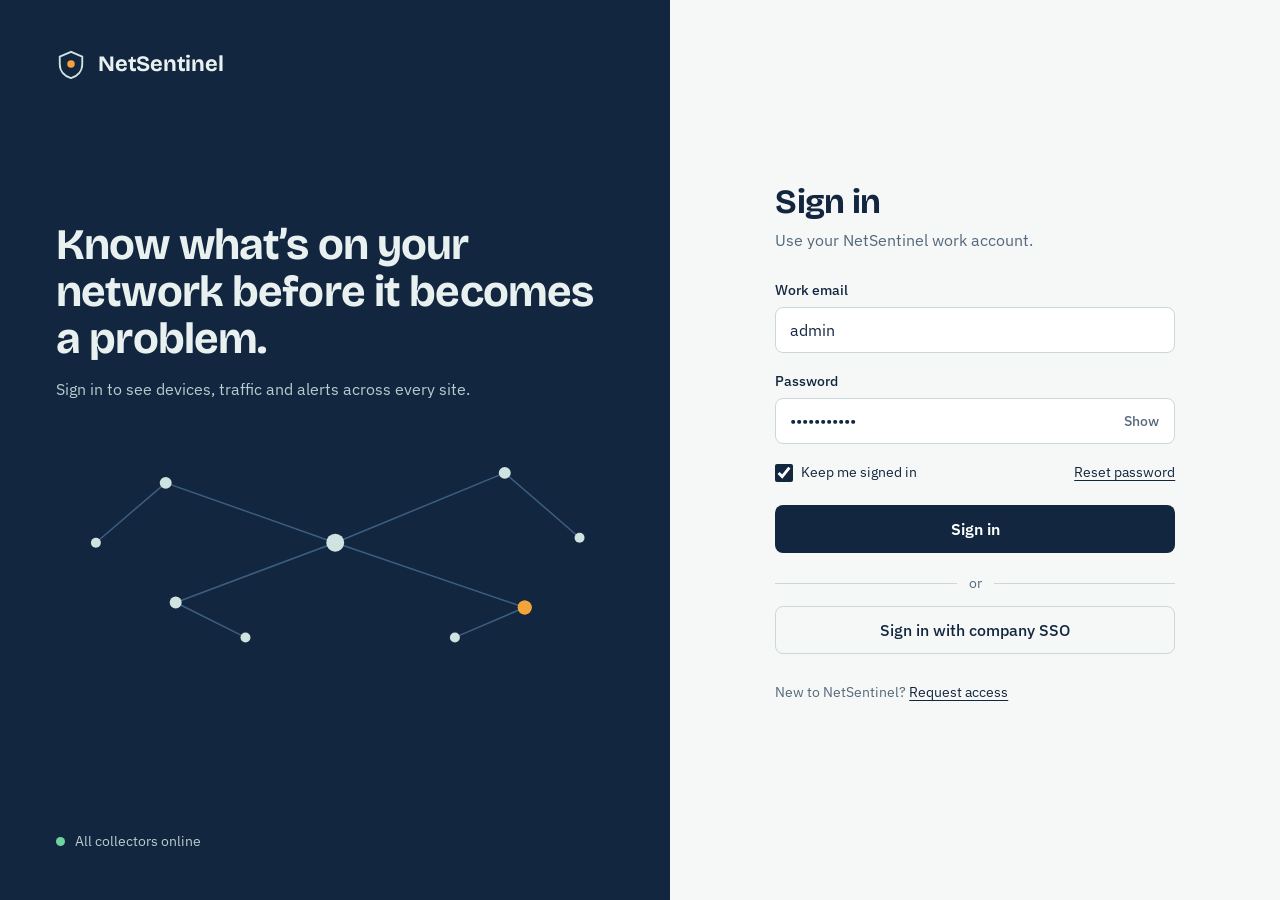
<file: NetSentinel – Sign in.html>
<!DOCTYPE html>
<html lang="en">
<head>
<meta charset="utf-8">
<meta name="viewport" content="width=device-width, initial-scale=1, viewport-fit=cover">
<title>Sign in – NetSentinel</title>
<link rel="preconnect" href="https://fonts.googleapis.com">
<link href="https://fonts.googleapis.com/css2?family=Bricolage+Grotesque:opsz,wght@12..96,500;12..96,700&family=IBM+Plex+Sans:wght@400;500;600&display=swap" rel="stylesheet">
<style>
:root{
  --harbor:#12263F; --harbor-2:#1B3A5C; --glass:#CFE3E0; --signal:#F2A33A;
  --bg:#F5F8F7; --surface:#FFFFFF; --text:#12263F; --muted:#56687C; --line:#CBD6DD;
  --accent:#12263F; --accent-text:#FFFFFF; --focus:#1B6FB5; --danger:#B3261E;
  --display:"Bricolage Grotesque","Segoe UI",system-ui,sans-serif;
  --body:"IBM Plex Sans","Segoe UI",system-ui,sans-serif;
  color-scheme:light;
  box-sizing:border-box;
  padding-top:env(safe-area-inset-top,0px); padding-bottom:env(safe-area-inset-bottom,0px);
}
@media (prefers-color-scheme:dark){
  :root:not([data-theme="light"]){
    --bg:#0D1826; --surface:#142235; --text:#E8EFF3; --muted:#9DB0C1; --line:#2B3E55;
    --accent:#F2A33A; --accent-text:#12263F; --focus:#7DB8EE; --danger:#FF8A80; color-scheme:dark;
  }
}
:root[data-theme="dark"]{
  --bg:#0D1826; --surface:#142235; --text:#E8EFF3; --muted:#9DB0C1; --line:#2B3E55;
  --accent:#F2A33A; --accent-text:#12263F; --focus:#7DB8EE; --danger:#FF8A80; color-scheme:dark;
}
html{scroll-padding-top:env(safe-area-inset-top,0px)}
*{box-sizing:border-box}
body{margin:0;min-height:100vh;background:var(--bg);color:var(--text);font-family:var(--body);font-size:16px;line-height:1.5}
.shell{display:grid;grid-template-columns:minmax(0,1.1fr) minmax(0,1fr);min-height:100vh}
.panel{background:var(--harbor);color:#E8F1F0;padding:48px 56px;display:flex;flex-direction:column;justify-content:space-between;position:relative;overflow:hidden}
.brand{display:flex;align-items:center;gap:12px;font-family:var(--display);font-weight:700;font-size:22px;letter-spacing:-.01em}
.brand svg{flex:none}
.panel h2{font-family:var(--display);font-weight:700;font-size:clamp(30px,3.4vw,46px);line-height:1.08;letter-spacing:-.02em;margin:0 0 14px;max-width:14em}
.panel p{margin:0;color:#B7CDD0;max-width:30em}
.map{width:100%;max-width:560px;height:auto;margin:32px 0}
.map line{stroke:#3B5E82;stroke-width:1.5}
.map circle.n{fill:var(--glass)}
.map circle.hot{fill:var(--signal)}
.map circle.ring{fill:none;stroke:var(--signal);stroke-width:2;transform-box:fill-box;transform-origin:center;animation:ping 2.8s ease-out infinite}
@keyframes ping{0%{transform:scale(1);opacity:.9}100%{transform:scale(4.2);opacity:0}}
.status{display:flex;align-items:center;gap:10px;font-size:14px;color:#B7CDD0}
.dot{width:9px;height:9px;border-radius:50%;background:#6FD3A0;flex:none}
.main{display:flex;align-items:center;justify-content:center;padding:40px 24px}
.card{width:100%;max-width:400px}
.card h1{font-family:var(--display);font-weight:700;font-size:34px;letter-spacing:-.02em;line-height:1.1;margin:0 0 8px}
.sub{margin:0 0 28px;color:var(--muted)}
.field{margin-bottom:18px}
label{display:block;font-weight:500;font-size:14px;margin-bottom:6px}
.input{position:relative}
input[type=email],input[type=password],input[type=text]{width:100%;height:46px;padding:0 14px;font:inherit;color:var(--text);background:var(--surface);border:1px solid var(--line);border-radius:8px}
input::placeholder{color:var(--muted);opacity:.8}
input[aria-invalid="true"]{border-color:var(--danger)}
.pw input{padding-right:70px}
.toggle{position:absolute;right:6px;top:6px;height:34px;padding:0 10px;background:none;border:0;border-radius:6px;color:var(--muted);font:inherit;font-size:14px;font-weight:500;cursor:pointer}
.toggle:hover{color:var(--text)}
.err{display:none;margin:6px 0 0;font-size:14px;color:var(--danger)}
.err.on{display:block}
.row{display:flex;justify-content:space-between;align-items:center;gap:12px;margin:4px 0 22px;font-size:14px}
.check{display:flex;align-items:center;gap:8px;cursor:pointer}
.check input{width:18px;height:18px;accent-color:var(--accent);margin:0}
a{color:var(--text);text-underline-offset:3px}
.btn{width:100%;height:48px;border:0;border-radius:8px;background:var(--accent);color:var(--accent-text);font:inherit;font-weight:600;cursor:pointer}
.btn:disabled{opacity:.7;cursor:progress}
.btn.alt{background:transparent;color:var(--text);border:1px solid var(--line);margin-top:12px;font-weight:500}
.or{display:flex;align-items:center;gap:12px;margin:20px 0 0;color:var(--muted);font-size:14px}
.or::before,.or::after{content:"";flex:1;height:1px;background:var(--line)}
.banner{display:none;margin-bottom:20px;padding:12px 14px;border-radius:8px;font-size:14px;border:1px solid var(--line);background:var(--surface)}
.banner.on{display:block}
.banner.bad{border-color:var(--danger);color:var(--danger)}
.foot{margin-top:28px;font-size:14px;color:var(--muted)}
:focus-visible{outline:3px solid var(--focus);outline-offset:2px}
@media (max-width:860px){
  .shell{grid-template-columns:1fr}
  .panel{padding:28px 24px;min-height:0}
  .panel h2,.panel p,.map{display:none}
  .main{align-items:flex-start;padding-top:32px}
}
@media (prefers-reduced-motion:reduce){.map circle.ring{animation:none;opacity:.5}}
</style>
</head>
<body>
<div class="shell">
  <aside class="panel">
    <div class="brand">
      <svg width="30" height="30" viewBox="0 0 32 32" aria-hidden="true"><path d="M16 2 4 7v8c0 7.5 5 13 12 15 7-2 12-7.5 12-15V7L16 2Z" fill="none" stroke="#CFE3E0" stroke-width="2"/><circle cx="16" cy="15" r="4" fill="#F2A33A"/></svg>
      NetSentinel
    </div>
    <div>
      <h2>Know what’s on your network before it becomes a problem.</h2>
      <p>Sign in to see devices, traffic and alerts across every site.</p>
      <svg class="map" viewBox="0 0 560 220" role="img" aria-label="Network map with one device flagged">
        <g>
          <line x1="280" y1="110" x2="110" y2="50"/><line x1="280" y1="110" x2="120" y2="170"/>
          <line x1="280" y1="110" x2="450" y2="40"/><line x1="280" y1="110" x2="470" y2="175"/>
          <line x1="110" y1="50" x2="40" y2="110"/><line x1="450" y1="40" x2="525" y2="105"/>
          <line x1="470" y1="175" x2="400" y2="205"/><line x1="120" y1="170" x2="190" y2="205"/>
        </g>
        <circle class="n" cx="280" cy="110" r="9"/><circle class="n" cx="110" cy="50" r="6"/>
        <circle class="n" cx="120" cy="170" r="6"/><circle class="n" cx="450" cy="40" r="6"/>
        <circle class="n" cx="40" cy="110" r="5"/><circle class="n" cx="525" cy="105" r="5"/>
        <circle class="n" cx="400" cy="205" r="5"/><circle class="n" cx="190" cy="205" r="5"/>
        <circle class="ring" cx="470" cy="175" r="6"/><circle class="hot" cx="470" cy="175" r="7"/>
      </svg>
    </div>
    <div class="status"><span class="dot"></span>All collectors online</div>
  </aside>

  <main class="main">
    <div class="card">
      <h1>Sign in</h1>
      <p class="sub">Use your NetSentinel work account.</p>
      <div id="banner" class="banner" role="alert"></div>
      <form id="f" novalidate>
        <div class="field">
          <label for="email">Work email</label>
          <input id="email" name="email" type="text" autocomplete="username" value="admin" placeholder="admin" aria-describedby="e1">
          <p id="e1" class="err">Enter a valid email address or username.</p>
        </div>
        <div class="field">
          <label for="pw">Password</label>
          <div class="input pw">
            <input id="pw" name="password" type="password" autocomplete="current-password" value="wasteoftime" placeholder="wasteoftime" aria-describedby="e2">
            <button type="button" class="toggle" id="tg" aria-controls="pw" aria-pressed="false">Show</button>
          </div>
          <p id="e2" class="err">Enter your password.</p>
        </div>
        <div class="row">
          <label class="check" style="margin:0;font-weight:400"><input type="checkbox" id="remember" name="remember" checked> Keep me signed in</label>
          <a href="#forgot" id="btnForgot">Reset password</a>
        </div>
        <button class="btn" id="go" type="submit">Sign in</button>
      </form>
      <div class="or">or</div>
      <button class="btn alt" type="button" id="sso">Sign in with company SSO</button>
      <p class="foot">New to NetSentinel? <a href="#request-access" id="btnRequest">Request access</a></p>
    </div>
  </main>
</div>
<script>
(function(){
  // Clear any persistent local storage to enforce fresh login on every startup
  localStorage.removeItem("netsentinel_auth");
  localStorage.removeItem("netsentinel_user");

  var banner=document.getElementById('banner');

  // Display notice if redirected due to server startup or expired session
  var params = new URLSearchParams(window.location.search);
  if (params.get("reason") === "restarted" && banner) {
    banner.textContent = "NetSentinel server restarted or session expired. Please sign in.";
    banner.className = "banner on";
  }

  // If active session token exists in this browser tab, verify before redirecting
  var existingToken = sessionStorage.getItem("netsentinel_auth");
  if (existingToken) {
    fetch("/api/session/verify", {
      headers: { "Authorization": "Bearer " + existingToken }
    }).then(function(res){
      if(res.ok){
        window.location.replace("/");
      } else {
        sessionStorage.clear();
      }
    }).catch(function(){});
  }

  var f=document.getElementById('f'), em=document.getElementById('email'), pw=document.getElementById('pw');
  var e1=document.getElementById('e1'), e2=document.getElementById('e2'), go=document.getElementById('go');
  var tg=document.getElementById('tg');

  tg.addEventListener('click',function(){
    var show=pw.type==='password';
    pw.type=show?'text':'password';
    tg.textContent=show?'Hide':'Show';
    tg.setAttribute('aria-pressed',String(show));
  });

  function flag(input,msg,bad){ input.setAttribute('aria-invalid',bad?'true':'false'); msg.classList.toggle('on',bad); }

  async function authenticate(username,password){
    try {
      var res = await fetch("/api/login", {
        method: "POST",
        headers: { "Content-Type": "application/json" },
        body: JSON.stringify({ username: username, password: password })
      });
      var data = await res.json();
      return { ok: res.ok && data.success, data: data };
    } catch(e) {
      return { ok: false, error: e };
    }
  }

  f.addEventListener('submit',function(ev){
    ev.preventDefault();
    banner.className='banner';
    var u = em.value.trim();
    var p = pw.value;
    var okUser = u.length > 0;
    var okPw = p.length > 0;
    flag(em,e1,!okUser); flag(pw,e2,!okPw);
    if(!okUser){em.focus();return;}
    if(!okPw){pw.focus();return;}
    go.disabled=true; go.textContent='Signing in…';
    authenticate(u, p).then(function(r){
      go.disabled=false; go.textContent='Sign in';
      if(r.ok){
        // Store in sessionStorage ONLY (destroyed on browser close or logout)
        sessionStorage.setItem("netsentinel_auth", r.data.token);
        sessionStorage.setItem("netsentinel_user", r.data.username);
        if(r.data.server_boot_id) {
          sessionStorage.setItem("netsentinel_boot_id", r.data.server_boot_id);
        }
        banner.textContent='Signed in. Redirecting to your dashboard…';
        banner.className='banner on';
        setTimeout(function(){
          window.location.replace("/");
        }, 300);
      }else{
        banner.textContent='That email/username and password don’t match. Check them and try again (default: admin / wasteoftime), or reset your password.';
        banner.className='banner on bad';
      }
    }).catch(function(){
      go.disabled=false; go.textContent='Sign in';
      banner.textContent='Connection error. NetSentinel server is offline.';
      banner.className='banner on bad';
    });
  });

  document.getElementById('sso').addEventListener('click',function(){
    banner.textContent='Redirecting to your company SSO (SAML 2.0 / OIDC)…'; banner.className='banner on';
  });
  document.getElementById('btnForgot').addEventListener('click',function(e){
    e.preventDefault();
    banner.innerHTML='Default credentials: <strong>admin</strong> / <strong>wasteoftime</strong>. To change, edit <code>NETSENTINEL_ADMIN_PASSWORD</code>.';
    banner.className='banner on';
  });
  document.getElementById('btnRequest').addEventListener('click',function(e){
    e.preventDefault();
    banner.innerHTML='Operator accounts are provisioned by your security engineering team. Contact your NetSentinel administrator.';
    banner.className='banner on';
  });
})();
</script>
</body>
</html>
</file>
